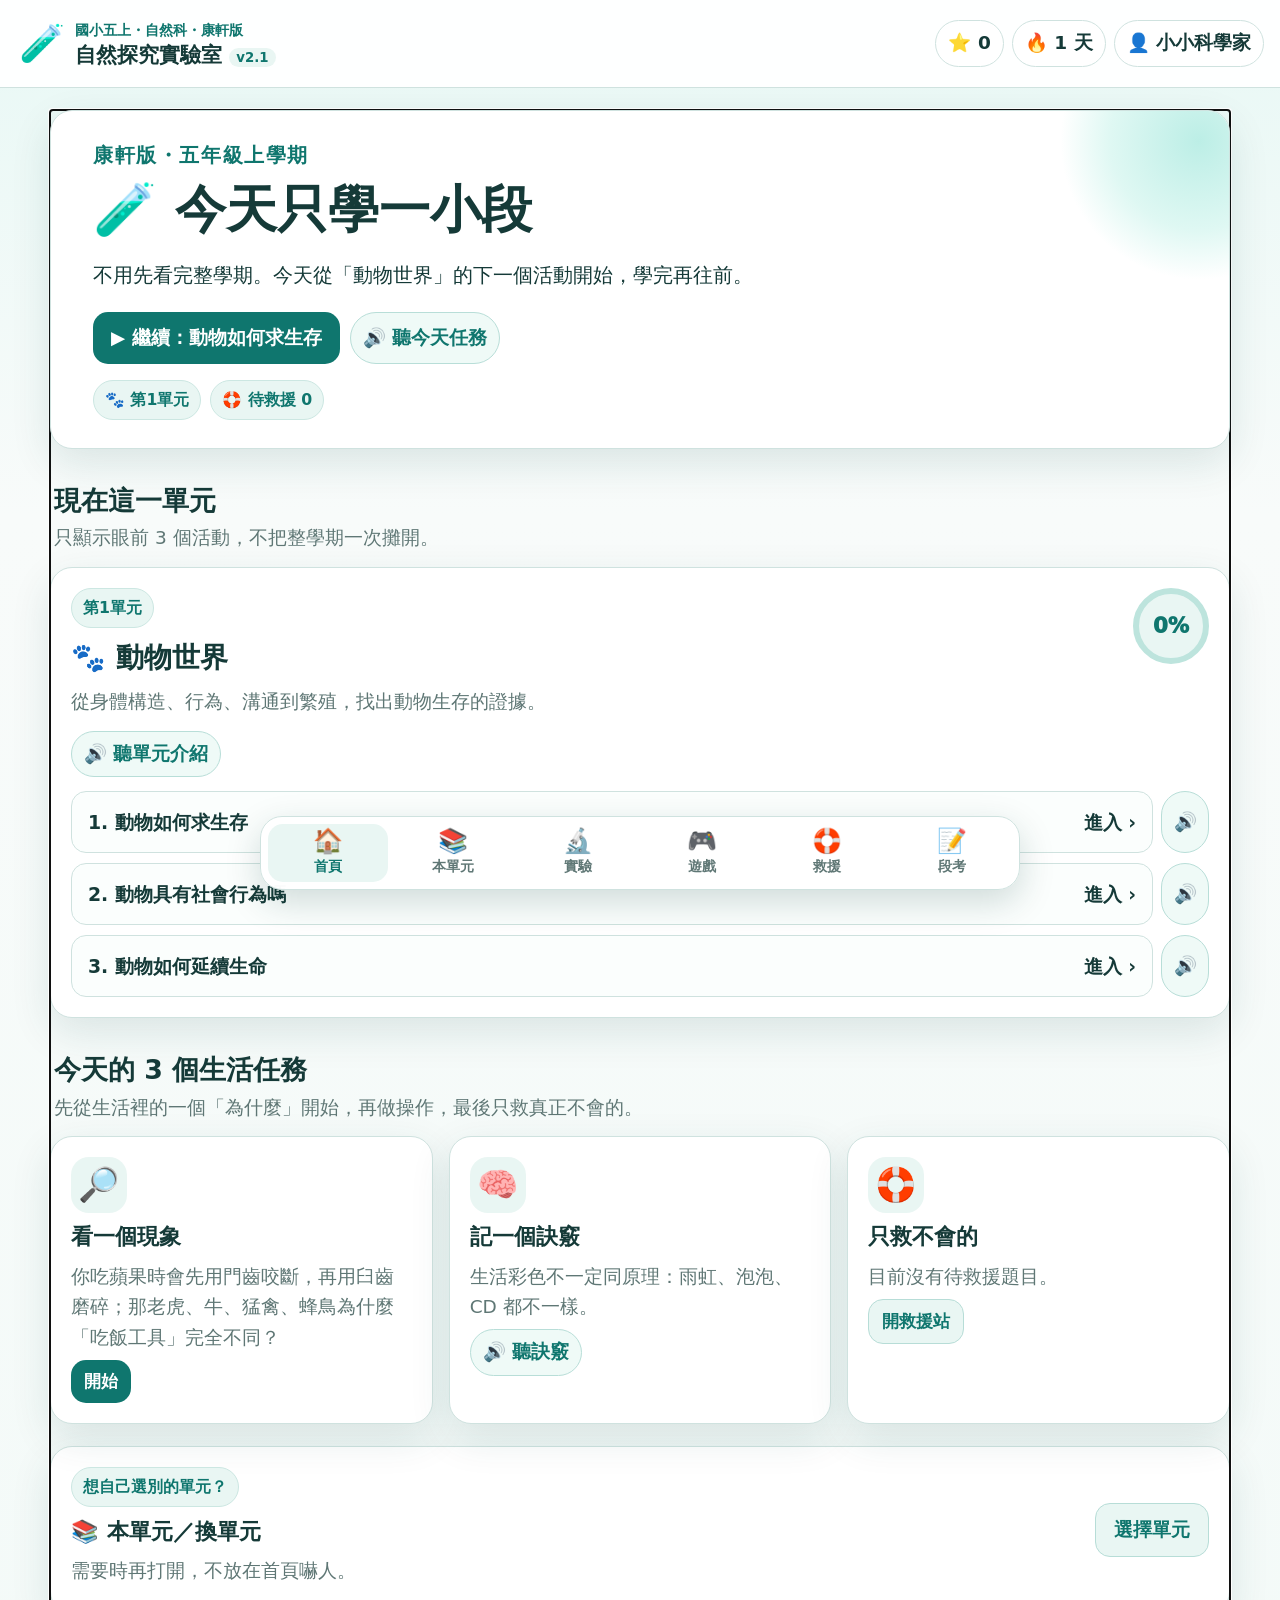
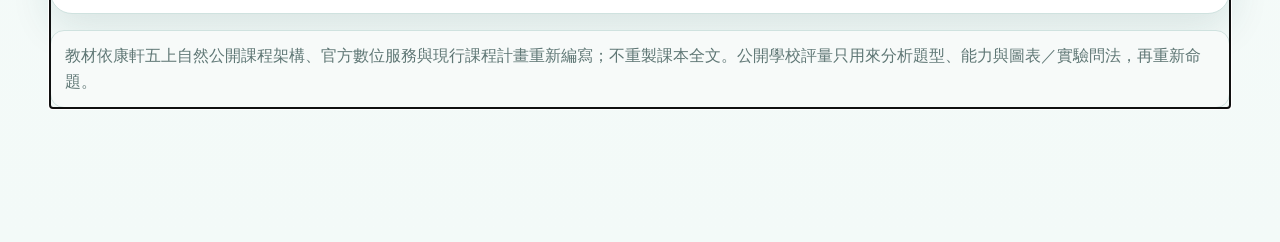
<file: index.html>
<!doctype html>
<html lang="zh-Hant">
<head>
  <meta charset="utf-8" />
  <meta name="viewport" content="width=device-width,initial-scale=1,viewport-fit=cover" />
  <meta name="theme-color" content="#0f766e" />
  <meta name="description" content="康軒版國小五年級上學期自然互動學習網站：五上自然探究實驗室。" />
  <meta name="application-name" content="五上自然探究實驗室" />
  <link rel="manifest" href="./manifest.webmanifest" />
  <link rel="icon" href="./assets/icon.svg" type="image/svg+xml" />
  <link rel="stylesheet" href="./styles.css?v=2.1.0" />
  <title>五上自然探究實驗室｜康軒版</title>
</head>
<body>
  <header class="topbar">
    <button class="brand" id="homeBrand" type="button" aria-label="回首頁">
      <span class="brand-mark" aria-hidden="true">🧪</span>
      <span><small>國小五上・自然科・康軒版</small><strong>自然探究實驗室 <em>v2.1</em></strong></span>
    </button>
    <div class="status-strip" aria-label="學習狀態">
      <span>⭐ <b id="stars">0</b></span>
      <span class="hide-narrow">🔥 <b id="streak">1</b> 天</span>
      <button class="profile-chip" id="profileBtn" type="button">👤 <b id="profileName">小小科學家</b></button>
    </div>
  </header>

  <main id="mainView" class="main-view" tabindex="-1"></main>

  <nav class="bottom-nav" aria-label="主要導覽">
    <button data-nav="home" class="nav-item active" type="button"><span>🏠</span><b>首頁</b></button>
    <button data-nav="units" class="nav-item" type="button"><span>📚</span><b>本單元</b></button>
    <button data-nav="lab" class="nav-item" type="button"><span>🔬</span><b>實驗</b></button>
    <button data-nav="games" class="nav-item" type="button"><span>🎮</span><b>遊戲</b></button>
    <button data-nav="rescue" class="nav-item" type="button"><span>🛟</span><b>救援</b></button>
    <button data-nav="exams" class="nav-item" type="button"><span>📝</span><b>段考</b></button>
  </nav>

  <dialog id="profileDialog" class="small-dialog">
    <form method="dialog" class="dialog-card compact-profile" id="profileForm">
      <button class="icon-close" value="cancel" aria-label="關閉">×</button>
      <div class="profile-title"><span>👤</span><div><small>不擋住學習的簡易設定</small><h2>研究員名字</h2></div></div>
      <label class="field-label" for="nameInput">名字或暱稱</label>
      <input id="nameInput" maxlength="12" autocomplete="nickname" placeholder="例如：小安" />
      <p class="field-help">不需要帳號、密碼或 PIN；進度只存在這個瀏覽器。</p>
      <div class="row-actions"><button class="btn secondary" value="cancel">稍後</button><button class="btn primary" id="saveProfile" value="default">儲存</button></div>
    </form>
  </dialog>

  <dialog id="lessonDialog" class="wide-dialog"><div class="dialog-card lesson-shell"><button class="icon-close" data-close="lesson" aria-label="關閉">×</button><div id="lessonContent"></div></div></dialog>
  <dialog id="examDialog" class="wide-dialog"><div class="dialog-card exam-shell"><button class="icon-close" data-close="exam" aria-label="關閉">×</button><div id="examContent"></div></div></dialog>
  <dialog id="gameDialog" class="wide-dialog"><div class="dialog-card game-shell"><button class="icon-close" data-close="game" aria-label="關閉">×</button><div id="gameContent"></div></div></dialog>

  <div id="toast" class="toast" role="status" aria-live="polite"></div>

  <script src="./data.js?v=2.1.0"></script>
  <script src="./app.js?v=2.1.0"></script>
</body>
</html>
</file>
<file: styles.css>
:root{
  --bg:#f3faf8;--panel:#ffffff;--ink:#153a38;--muted:#5f7775;--brand:#0f766e;--brand2:#0d9488;--accent:#f59e0b;--danger:#b42318;
  --line:#cfe2df;--soft:#e9f6f3;--shadow:0 14px 40px rgba(15,78,72,.12);--radius:22px;--touch:48px;
  font-size:18.5px;color-scheme:light;
}
*{box-sizing:border-box}html{scroll-behavior:smooth}body{margin:0;font-family:"Noto Sans TC","Microsoft JhengHei",system-ui,-apple-system,sans-serif;color:var(--ink);background:linear-gradient(180deg,#e8f8f5 0,#f8fbfa 28%,#f3faf8 100%);line-height:1.65;min-height:100vh;padding-bottom:86px}
button,input,select,textarea{font:inherit}button{cursor:pointer}button:focus-visible,input:focus-visible,select:focus-visible{outline:4px solid rgba(245,158,11,.32);outline-offset:2px}
.topbar{position:sticky;top:0;z-index:20;display:flex;align-items:center;justify-content:space-between;gap:14px;padding:10px max(16px,env(safe-area-inset-left));background:rgba(255,255,255,.94);backdrop-filter:blur(16px);border-bottom:1px solid var(--line)}
.brand{border:0;background:transparent;color:var(--ink);display:flex;align-items:center;gap:10px;text-align:left;padding:3px}.brand-mark{font-size:2rem}.brand small{display:block;font-weight:800;color:var(--brand);font-size:.78rem}.brand strong{display:block;font-size:1.13rem;line-height:1.2}.brand em{font-style:normal;font-size:.72rem;background:var(--soft);padding:2px 7px;border-radius:999px;color:var(--brand)}
.status-strip{display:flex;align-items:center;gap:8px;font-weight:800;white-space:nowrap}.status-strip>span,.profile-chip{min-height:42px;border:1px solid var(--line);background:#fff;border-radius:999px;padding:7px 12px;color:var(--ink)}.profile-chip{max-width:180px;overflow:hidden;text-overflow:ellipsis}
.main-view{width:min(1180px,calc(100% - 28px));margin:22px auto 48px}.hero,.card{background:var(--panel);border:1px solid var(--line);box-shadow:var(--shadow);border-radius:var(--radius)}.hero{padding:clamp(22px,4vw,42px);position:relative;overflow:hidden}.hero::after{content:"";position:absolute;width:280px;height:280px;border-radius:50%;right:-110px;top:-110px;background:radial-gradient(circle,#bceee6 0,#dff8f3 45%,transparent 70%);pointer-events:none}.eyebrow{margin:0 0 6px;color:var(--brand);font-size:.82rem;font-weight:900;letter-spacing:.08em}.hero h1{font-size:clamp(1.8rem,4vw,3rem);line-height:1.15;margin:.15em 0}.hero p{font-size:1.08rem;max-width:760px}.hero-actions{display:flex;gap:10px;flex-wrap:wrap;margin-top:20px}
.btn{border:0;min-height:var(--touch);padding:11px 18px;border-radius:15px;font-weight:900;display:inline-flex;align-items:center;justify-content:center;gap:8px}.btn.primary{background:var(--brand);color:white}.btn.primary:hover{background:#0b5f59}.btn.secondary{background:var(--soft);color:var(--brand);border:1px solid #b7ddd7}.btn.warn{background:#fff4d6;color:#8a4b08;border:1px solid #f0d08d}.btn.ghost{background:#fff;border:1px solid var(--line);color:var(--ink)}.btn.danger{background:#fff0ee;color:var(--danger);border:1px solid #efc1bc}.btn.small{min-height:42px;padding:8px 13px;font-size:.9rem}
.section-head{display:flex;justify-content:space-between;align-items:end;gap:12px;margin:30px 4px 13px}.section-head h2{font-size:1.45rem;margin:0}.section-head p{margin:0;color:var(--muted)}
.grid{display:grid;gap:16px}.grid.two{grid-template-columns:repeat(2,minmax(0,1fr))}.grid.three{grid-template-columns:repeat(3,minmax(0,1fr))}.grid.four{grid-template-columns:repeat(4,minmax(0,1fr))}.card{padding:20px}.card h3{margin:.2em 0 .35em;font-size:1.2rem}.card p{margin:.35em 0;color:var(--muted)}.unit-card{position:relative;overflow:hidden}.unit-card .unit-no{display:inline-flex;align-items:center;justify-content:center;width:38px;height:38px;border-radius:12px;background:var(--soft);color:var(--brand);font-weight:900}.unit-emoji{font-size:2.4rem;position:absolute;right:18px;top:14px}.progress{height:11px;background:#e7efed;border-radius:999px;overflow:hidden;margin:13px 0 7px}.progress>i{display:block;height:100%;background:linear-gradient(90deg,var(--brand),#34d399);border-radius:inherit}.mini-stat{font-weight:900;color:var(--brand);font-size:.9rem}.lesson-list{display:grid;gap:10px;margin-top:14px}.lesson-link{width:100%;text-align:left;border:1px solid var(--line);background:#fbfefd;padding:12px 14px;border-radius:15px;color:var(--ink);font-weight:800;min-height:52px;display:flex;align-items:center;justify-content:space-between;gap:10px}.lesson-link:hover{border-color:#7fc8bd;background:#f0fbf8}.done-dot{color:#0f8b66}.lockless{font-size:.78rem;color:var(--muted);font-weight:700}
.mission-card{display:grid;grid-template-columns:auto 1fr auto;align-items:center;gap:14px}.mission-icon{width:56px;height:56px;border-radius:18px;background:var(--soft);display:grid;place-items:center;font-size:1.8rem}.mission-card strong{font-size:1.08rem}.mission-card p{margin:0}
.scope-strip{display:flex;gap:9px;flex-wrap:wrap;margin-top:16px}.pill,.scope-pill{display:inline-flex;align-items:center;gap:6px;padding:6px 11px;border-radius:999px;background:var(--soft);color:var(--brand);font-size:.85rem;font-weight:900;border:1px solid #cce7e2}.scope-pill.exam{background:#fff4d6;color:#8a4b08;border-color:#f3d59a}
.bottom-nav{position:fixed;z-index:25;left:50%;bottom:max(10px,env(safe-area-inset-bottom));transform:translateX(-50%);width:min(760px,calc(100% - 18px));display:grid;grid-template-columns:repeat(6,1fr);gap:5px;padding:7px;border:1px solid var(--line);border-radius:22px;background:rgba(255,255,255,.96);backdrop-filter:blur(16px);box-shadow:0 12px 35px rgba(10,62,57,.18)}.nav-item{border:0;background:transparent;border-radius:15px;color:var(--muted);min-height:58px;font-weight:800;display:flex;flex-direction:column;align-items:center;justify-content:center;gap:0;font-size:.76rem}.nav-item span{font-size:1.3rem;line-height:1.1}.nav-item.active{background:var(--soft);color:var(--brand)}
dialog{border:0;background:transparent;padding:0}dialog::backdrop{background:rgba(3,32,30,.62);backdrop-filter:blur(4px)}.small-dialog{width:min(440px,calc(100% - 24px))}.wide-dialog{width:min(1120px,calc(100% - 18px));max-height:94vh}.dialog-card{position:relative;background:#fff;border-radius:24px;border:1px solid var(--line);box-shadow:0 30px 90px rgba(0,0,0,.25);padding:24px;max-height:94vh;overflow:auto}.icon-close{position:sticky;float:right;top:0;z-index:5;width:46px;height:46px;border-radius:50%;border:1px solid var(--line);background:#fff;font-size:1.6rem;line-height:1;color:var(--muted)}.compact-profile{padding:20px}.profile-title{display:flex;align-items:center;gap:12px;margin-bottom:14px}.profile-title>span{font-size:2.1rem}.profile-title small{color:var(--brand);font-weight:900}.profile-title h2{margin:0}.field-label{font-weight:900;display:block;margin-bottom:6px}.compact-profile input{width:100%;min-height:52px;border:2px solid var(--line);border-radius:14px;padding:10px 13px;font-size:1.05rem}.field-help{font-size:.86rem;color:var(--muted);margin:8px 0 16px}.row-actions{display:flex;justify-content:flex-end;gap:9px}
.lesson-hero{padding:18px 6px 14px}.lesson-hero h1{margin:.1em 0;font-size:clamp(1.55rem,3vw,2.25rem)}.lesson-hero .lead{font-size:1.08rem;color:var(--muted);max-width:850px}.lesson-stage-nav{display:flex;gap:8px;overflow:auto;padding:9px 0 12px;position:sticky;top:-24px;background:#fff;z-index:3}.stage-tab{border:1px solid var(--line);background:#fff;min-height:46px;border-radius:13px;padding:8px 13px;white-space:nowrap;font-weight:900;color:var(--muted)}.stage-tab.active{background:var(--brand);color:#fff;border-color:var(--brand)}.stage-panel{padding:8px 2px}.stage-panel h2{font-size:1.35rem}.big-question{font-size:1.24rem;font-weight:900;background:#fff8e8;border:1px solid #f1d69a;border-radius:18px;padding:18px}.concept-stack{display:grid;gap:11px}.concept{display:grid;grid-template-columns:42px 1fr;gap:12px;align-items:start;background:#f8fcfb;border:1px solid var(--line);border-radius:16px;padding:14px}.concept b{width:38px;height:38px;border-radius:12px;background:var(--brand);color:#fff;display:grid;place-items:center}.speak{border:1px solid #b8ded8;background:#effaf7;color:var(--brand);border-radius:999px;min-height:42px;padding:7px 12px;font-weight:900}.memory-hook{background:#fff8e8;border-left:6px solid var(--accent);padding:14px 16px;border-radius:12px;margin:10px 0;font-weight:800}.experiment-grid{display:grid;grid-template-columns:1fr 1fr;gap:14px}.experiment-box{border:1px solid var(--line);border-radius:17px;padding:16px;background:#fbfefd}.experiment-box h3{margin:.1em 0 .4em}.steps{padding-left:1.3em}.steps li{margin:.35em 0}.safety{background:#fff1ef;border:1px solid #f3c7c0;color:#7c2d25;border-radius:14px;padding:13px 15px;font-weight:800}.prediction-options{display:grid;gap:8px}.prediction-options button{border:1px solid var(--line);background:white;border-radius:14px;min-height:50px;padding:10px 13px;text-align:left}.prediction-options button.good{background:#eafaf2;border-color:#6bcf9a}.prediction-options button.bad{background:#fff1ef;border-color:#f1aaa0}.reveal{margin-top:12px;padding:14px;border-radius:14px;background:var(--soft)}
.simulator{border:1px solid var(--line);border-radius:18px;padding:18px;background:linear-gradient(180deg,#fbfffe,#f1faf8)}.sim-controls{display:grid;gap:12px}.sim-controls label{font-weight:800}.sim-controls input[type=range]{width:100%}.sim-output{margin-top:14px;border-radius:15px;padding:16px;background:#fff;border:1px solid var(--line);font-weight:800}.ray-svg,.sky-svg{width:100%;height:auto;max-height:310px;background:#f8fcff;border-radius:16px;border:1px solid #d7e6ee}.planet-row{display:flex;flex-wrap:wrap;gap:8px}.planet-chip{padding:9px 12px;border-radius:999px;background:#e7f4ff;border:1px solid #b7d5ea;font-weight:900}.flame{font-size:4rem;filter:drop-shadow(0 8px 12px rgba(245,158,11,.25))}.flame.off{filter:grayscale(1);opacity:.35}.rust-sample{font-size:3.2rem}.switches{display:flex;flex-wrap:wrap;gap:9px}.toggle{border:1px solid var(--line);background:#fff;border-radius:14px;padding:10px 14px;font-weight:900}.toggle.on{background:var(--brand);color:#fff;border-color:var(--brand)}
.level-switch{display:flex;gap:8px;flex-wrap:wrap;margin:10px 0 14px}.level-btn{border:1px solid var(--line);background:#fff;border-radius:999px;padding:8px 13px;font-weight:900}.level-btn.active{background:#183f3b;color:#fff}.quiz-card{border:1px solid var(--line);border-radius:18px;padding:16px;margin:12px 0}.quiz-card .qtitle{font-size:1.08rem;font-weight:900}.quiz-options{display:grid;gap:8px;margin-top:11px}.choice{border:1px solid var(--line);background:#fff;border-radius:14px;text-align:left;padding:11px 13px;min-height:48px}.choice.correct{background:#e8f8ef;border-color:#78c59a}.choice.wrong{background:#fff0ef;border-color:#e7a19a}.explain{margin-top:10px;padding:12px 14px;background:var(--soft);border-radius:13px}.quiz-summary{padding:16px;background:#fff8e8;border:1px solid #f0d49a;border-radius:16px;font-weight:900}
.exam-card{border-top:6px solid var(--brand)}.exam-card.b{border-top-color:#7c3aed}.score-badge{display:inline-flex;align-items:center;justify-content:center;min-width:72px;height:42px;border-radius:999px;background:var(--soft);font-weight:950;color:var(--brand)}.exam-head{display:flex;justify-content:space-between;align-items:start;gap:14px;padding-right:55px}.exam-head h1{margin:.1em 0}.timer{position:sticky;top:0;z-index:4;display:inline-flex;background:#183f3b;color:#fff;border-radius:999px;padding:8px 13px;font-weight:950}.exam-section{margin:25px 0 8px;padding:10px 14px;background:#eaf8f5;border-radius:13px;font-size:1.1rem}.exam-q{border-bottom:1px dashed var(--line);padding:16px 2px}.exam-q legend{font-weight:900;margin-bottom:8px}.exam-q input[type=text]{width:100%;max-width:420px;border:2px solid var(--line);border-radius:13px;padding:10px 12px;min-height:48px}.exam-choice{display:block;padding:8px 4px}.exam-choice input{transform:scale(1.25);margin-right:10px}.result-panel{padding:18px;border-radius:18px;background:#fff8e8;border:1px solid #f0d49a}.score-big{font-size:2.7rem;font-weight:950;color:var(--brand)}.wrong-review{border:1px solid #efc0ba;background:#fff7f6;border-radius:14px;padding:12px;margin:10px 0}
.match-board{display:grid;grid-template-columns:repeat(4,minmax(0,1fr));gap:10px}.match-card{min-height:95px;border:2px solid #c9e0dc;background:#fff;border-radius:16px;padding:10px;font-weight:900;color:var(--ink)}.match-card.flipped{background:#eaf8f5;border-color:#63b9ad}.match-card.matched{background:#e5f7ea;border-color:#68bd83;opacity:.65}.board{display:grid;grid-template-columns:repeat(5,minmax(0,1fr));gap:7px;margin:14px 0}.tile{min-height:78px;border:1px solid var(--line);border-radius:14px;background:#f8fcfb;padding:7px;font-size:.78rem;font-weight:800;position:relative}.tile.player::after{content:"🧪";position:absolute;right:5px;bottom:4px;font-size:1.45rem}.game-stats{display:flex;gap:10px;flex-wrap:wrap}.game-stats span{background:var(--soft);padding:7px 11px;border-radius:999px;font-weight:900}
.rescue-item{display:grid;grid-template-columns:1fr auto;gap:12px;align-items:center;border:1px solid #efc2bd;background:#fffafa;border-radius:16px;padding:15px;margin:10px 0}.empty-state{text-align:center;padding:45px 20px}.empty-state .emoji{font-size:4rem}.empty-state h2{margin:.2em}.source-note{font-size:.85rem;color:var(--muted);background:#f7faf9;border-radius:14px;padding:12px 14px;border:1px solid var(--line)}
.toast{position:fixed;z-index:60;left:50%;bottom:100px;transform:translate(-50%,30px);opacity:0;pointer-events:none;background:#173f3b;color:white;padding:12px 16px;border-radius:999px;font-weight:900;transition:.22s;box-shadow:var(--shadow)}.toast.show{opacity:1;transform:translate(-50%,0)}
@media(max-width:820px){:root{font-size:17.5px}.grid.four,.grid.three{grid-template-columns:repeat(2,minmax(0,1fr))}.experiment-grid{grid-template-columns:1fr}.match-board{grid-template-columns:repeat(3,minmax(0,1fr))}.board{grid-template-columns:repeat(4,minmax(0,1fr))}.hide-narrow{display:none}.status-strip>span{padding:7px 9px}.profile-chip{max-width:125px}.main-view{width:min(100% - 18px,1180px);margin-top:12px}.hero{padding:22px 18px}.dialog-card{padding:18px}.lesson-stage-nav{top:-18px}}
@media(max-width:560px){:root{font-size:17px}.topbar{padding:8px 9px}.brand-mark{font-size:1.65rem}.brand small{font-size:.78rem}.brand strong{font-size:1rem}.brand em{display:none}.status-strip>span{display:none}.profile-chip{min-height:40px;padding:6px 9px;max-width:110px}.grid.two,.grid.three,.grid.four{grid-template-columns:1fr}.mission-card{grid-template-columns:auto 1fr}.mission-card>.btn{grid-column:1/-1}.bottom-nav{gap:2px;padding:5px}.nav-item{min-height:55px;font-size:.82rem}.nav-item span{font-size:1.2rem}.card{padding:17px}.hero h1{font-size:1.75rem}.match-board{grid-template-columns:repeat(2,minmax(0,1fr))}.board{grid-template-columns:repeat(3,minmax(0,1fr))}.tile{min-height:72px;font-size:.84rem}.exam-head{display:block}.timer{margin-top:8px}.row-actions .btn{flex:1}.lesson-shell,.exam-shell,.game-shell{border-radius:18px}.lesson-stage-nav{padding-right:40px}}
@media(prefers-reduced-motion:reduce){*{scroll-behavior:auto!important;transition:none!important}}

/* v1.1 — focused homepage, richer lesson details, standalone labs and deeper games */
.compact-home-hero{padding-block:28px}.current-unit-focus{margin-top:0}.current-unit-top{display:flex;align-items:flex-start;justify-content:space-between;gap:18px}.current-unit-top h2{margin:.25em 0 .2em;font-size:1.5rem}.unit-progress-big{min-width:76px;height:76px;border-radius:50%;display:grid;place-items:center;background:var(--soft);border:6px solid #bde4dd;color:var(--brand);font-weight:950;font-size:1.15rem}.lesson-list.roomy .lesson-link{min-height:62px;padding:14px 16px;font-size:1.02rem}.gentle-next{margin-top:22px;display:flex;align-items:center;justify-content:space-between;gap:16px}.gentle-next h3{margin:.25em 0}.unit-switcher{display:flex;gap:10px;overflow:auto;padding:14px 2px 12px;margin:4px 0 10px}.unit-switch,.lab-chip{border:1px solid var(--line);background:#fff;color:var(--ink);border-radius:999px;min-height:46px;padding:8px 14px;font-weight:900;white-space:nowrap}.unit-switch.active,.lab-chip.active{background:var(--brand);border-color:var(--brand);color:#fff}.exam-nudge{margin-top:16px;padding:13px 15px;border:1px solid #f0d49a;border-radius:14px;background:#fff9e8;display:flex;align-items:center;justify-content:space-between;gap:10px;flex-wrap:wrap}
.lab-picker{display:flex;gap:9px;overflow:auto;padding:14px 2px 12px;scrollbar-width:thin}.lab-workbench{margin-top:6px}.lab-title-row{display:flex;align-items:flex-start;justify-content:space-between;gap:14px;margin-bottom:12px}.lab-title-row h2{margin:.2em 0}.stage-intro{padding:12px 14px;border-radius:14px;background:#effaf7;border:1px solid #c7e8e1;color:#355b58}.detail-stack{display:grid;gap:13px}.detail-card{display:grid;grid-template-columns:50px 1fr;gap:13px;padding:16px;border:1px solid var(--line);border-radius:18px;background:#fbfefd}.detail-card h3{margin:.05em 0 .35em;font-size:1.15rem}.detail-card p{margin:.25em 0}.detail-num{width:44px;height:44px;display:grid;place-items:center;border-radius:14px;background:var(--brand);color:#fff;font-weight:950;font-size:1.08rem}.example-line,.trap-line{margin-top:9px;padding:10px 12px;border-radius:12px}.example-line{background:#eef9f6;border-left:5px solid #5fbcae}.trap-line{background:#fff6e4;border-left:5px solid var(--accent)}
.game-unit-head{display:flex;align-items:center;gap:12px}.game-unit-head h2{margin:.1em 0}.game-buttons{display:flex;gap:8px;flex-wrap:wrap;margin-top:12px}.game-how{padding:13px 15px;background:#eef9f6;border:1px solid #c8e5df;border-radius:14px;margin:10px 0 14px}.pair-columns{display:grid;grid-template-columns:1fr 1fr;gap:18px;margin-top:14px}.pair-columns>div{display:grid;align-content:start;gap:9px}.pair-columns h3{margin:0 0 4px}.pair-card{width:100%;min-height:60px;text-align:left;border:2px solid #c9dfdb;background:#fff;border-radius:15px;padding:11px 13px;color:var(--ink);font-weight:850}.pair-card:hover{background:#f4fbf9}.pair-card.selected{border-color:var(--accent);background:#fff7df;box-shadow:0 0 0 3px rgba(245,158,11,.15)}.pair-card.matched{border-color:#67b786;background:#e7f7ec;color:#255a3b}.game-feedback{margin-top:14px;padding:12px 14px;border-radius:14px;background:#fff8e8;border:1px solid #efd39a;font-weight:850}.classify-prompt{margin:18px 0 8px;padding:22px;border-radius:18px;background:#eef9f6;border:1px solid #c7e6df;font-size:1.4rem;font-weight:950;text-align:center}.classify-options{display:grid;grid-template-columns:repeat(2,minmax(0,1fr));gap:10px}.classify-btn{min-height:56px;border:1px solid #bcded8;background:#fff;border-radius:15px;color:var(--ink);font-weight:900;padding:10px 12px}.classify-btn:hover{background:#effaf7;border-color:#76bfb4}
.exam-evidence-note,.exam-instruction{margin:14px 0;padding:14px 16px;border-radius:15px;background:#fff8e8;border:1px solid #eed29a;color:#67420d}.exam-style{min-height:3.2em}.q-points{display:inline-flex;margin-left:6px;padding:2px 8px;border-radius:999px;background:#eef9f6;color:var(--brand);font-size:.8rem;font-weight:950}.multi-tip{display:inline-block;margin:2px 0 7px;padding:3px 8px;border-radius:999px;background:#f5edff;color:#6d28d9;font-size:.78rem;font-weight:900}.exam-diagram{display:block;width:min(100%,620px);height:auto;margin:10px auto 14px;border:1px solid var(--line);border-radius:16px;background:#fff}.exam-q{border:1px solid var(--line);border-radius:16px;margin:12px 0;padding:15px 16px;background:#fff}.exam-q legend{padding:0 5px;font-size:1.02rem}.exam-choice{border-radius:10px}.exam-choice:hover{background:#f6fbfa}
@media(max-width:700px){.current-unit-top,.lab-title-row,.gentle-next{align-items:flex-start}.unit-progress-big{min-width:64px;height:64px;font-size:1rem}.pair-columns{grid-template-columns:1fr;gap:13px}.classify-options{grid-template-columns:1fr}.detail-card{grid-template-columns:42px 1fr}.detail-num{width:38px;height:38px}.game-buttons .btn{flex:1 1 150px}}
@media(max-width:560px){.current-unit-top{gap:10px}.current-unit-top h2{font-size:1.3rem}.unit-progress-big{min-width:58px;height:58px;border-width:5px}.gentle-next{display:block}.gentle-next .btn{width:100%;margin-top:10px}.lab-title-row{display:block}.lab-title-row .speak{margin-top:8px}.detail-card{grid-template-columns:1fr}.detail-num{width:36px;height:36px}.pair-card{font-size:.98rem}.exam-q{padding:13px}.exam-choice{padding:10px 4px}.exam-head{padding-right:44px}}

/* v2.0 — life-first science, curiosity scenes, experiment ring and visual concept cards */
.life-scene-grid{display:grid;grid-template-columns:repeat(2,minmax(0,1fr));gap:12px;margin:16px 0}.life-scene{border:1px solid var(--line);border-radius:18px;background:#fbfefd;overflow:hidden}.life-scene summary{list-style:none;display:flex;align-items:flex-start;gap:12px;padding:14px 16px;cursor:pointer}.life-scene summary::-webkit-details-marker{display:none}.life-scene summary>span{font-size:2rem;line-height:1}.life-scene summary b{font-size:1.08rem}.life-scene summary p{margin:.2em 0;color:var(--muted)}.life-scene[open]{border-color:#8acfc4;background:#f5fcfa}.life-answer{padding:12px 16px 15px;border-top:1px dashed var(--line);background:#eefaf7;font-weight:800}.concept-visual{margin:12px 0 8px;border:1px solid var(--line);border-radius:16px;overflow:hidden;background:#fff}.concept-visual svg{display:block;width:100%;height:auto}.mini-lab-ring{display:grid;grid-template-columns:repeat(2,minmax(0,1fr));gap:12px;margin:14px 0 18px}.mini-lab{border:1px solid #c6e4df;border-radius:18px;background:#f7fcfb;overflow:hidden}.mini-lab summary{list-style:none;display:flex;gap:12px;align-items:flex-start;padding:14px 15px;cursor:pointer}.mini-lab summary::-webkit-details-marker{display:none}.mini-lab summary b{font-size:1.05rem}.mini-lab summary p{margin:.2em 0;color:var(--muted)}.lab-badge{display:grid;place-items:center;min-width:38px;height:38px;border-radius:50%;background:var(--brand);color:#fff;font-weight:950}.mini-lab[open]{background:#fff}.mini-lab-body{padding:0 15px 15px;border-top:1px dashed var(--line)}.mini-lab-body p{margin:.65em 0}.mini-lab-ring.standalone{margin-bottom:24px}.section-head.mini{margin:20px 2px 8px}.section-head.mini h3{margin:0;font-size:1.2rem}.exam-diagram-wrap{width:min(100%,700px);margin:10px auto 14px;border:1px solid var(--line);border-radius:16px;overflow:hidden;background:#fff}.exam-diagram-wrap svg{display:block;width:100%;height:auto}.detail-card .concept-visual+ .example-line{margin-top:10px}
@media(max-width:760px){.life-scene-grid,.mini-lab-ring{grid-template-columns:1fr}.life-scene summary>span{font-size:1.8rem}}
/* v2.0 rich-content accordion: deep content without a wall of text */
.detail-fold-stack{gap:.72rem}
.detail-fold{display:block;padding:0;overflow:hidden}
.detail-fold>summary{list-style:none;display:flex;align-items:center;gap:.78rem;padding:1rem 1.05rem;cursor:pointer;min-height:58px;font-size:1.05rem}
.detail-fold>summary::-webkit-details-marker{display:none}
.detail-fold>summary span:nth-child(2){display:flex;flex-direction:column;gap:.15rem;min-width:0}
.detail-fold>summary small{font-size:.82rem;color:var(--muted);font-weight:600}
.detail-fold>summary::after{content:'＋';margin-left:auto;font-size:1.35rem;font-weight:900}
.detail-fold[open]>summary::after{content:'－'}
.detail-fold[open]>summary{border-bottom:1px solid var(--line)}
.detail-fold-body{padding:.3rem 1.05rem 1.05rem 3.9rem}
.detail-fold-body>p{margin-top:.75rem}
@media(max-width:600px){.detail-fold>summary{padding:.9rem}.detail-fold-body{padding:.15rem .9rem .95rem}.detail-fold .concept-visual{margin:.75rem 0}}

/* v2.1 — audio reliability, per-card narration and unique science visuals */
.audio-status{margin-top:10px;padding:10px 12px;border-radius:12px;background:#eef9f6;border:1px solid #c8e5df;font-weight:800;color:#24564f}.pair-audio{display:flex;gap:8px;flex-wrap:wrap;margin:10px 0}.life-answer .speak,.mini-lab-body .speak,.wrong-review .speak,.rescue-item .speak{margin-top:8px}.concept-visual[data-visual-type]{box-shadow:0 1px 0 rgba(15,118,110,.05)}.sim-controls{display:flex;gap:10px;flex-wrap:wrap;align-items:end}.sim-controls label{flex:1 1 210px}.sim-controls .btn{flex:0 0 auto}.current-unit-top .speak{margin-top:7px}
@media(max-width:560px){.sim-controls{display:grid}.sim-controls .btn{width:100%}.pair-audio .speak{flex:1 1 140px}}
.lesson-row{display:grid;grid-template-columns:minmax(0,1fr) auto;gap:8px;align-items:stretch}.lesson-row>.speak{min-width:48px;padding-inline:10px}.lesson-list.roomy .lesson-row>.speak{min-height:62px}@media(max-width:520px){.lesson-row{grid-template-columns:minmax(0,1fr) 48px}.lesson-row>.speak{font-size:0;position:relative}.lesson-row>.speak::after{content:'🔊';font-size:1.05rem}}
</file>
